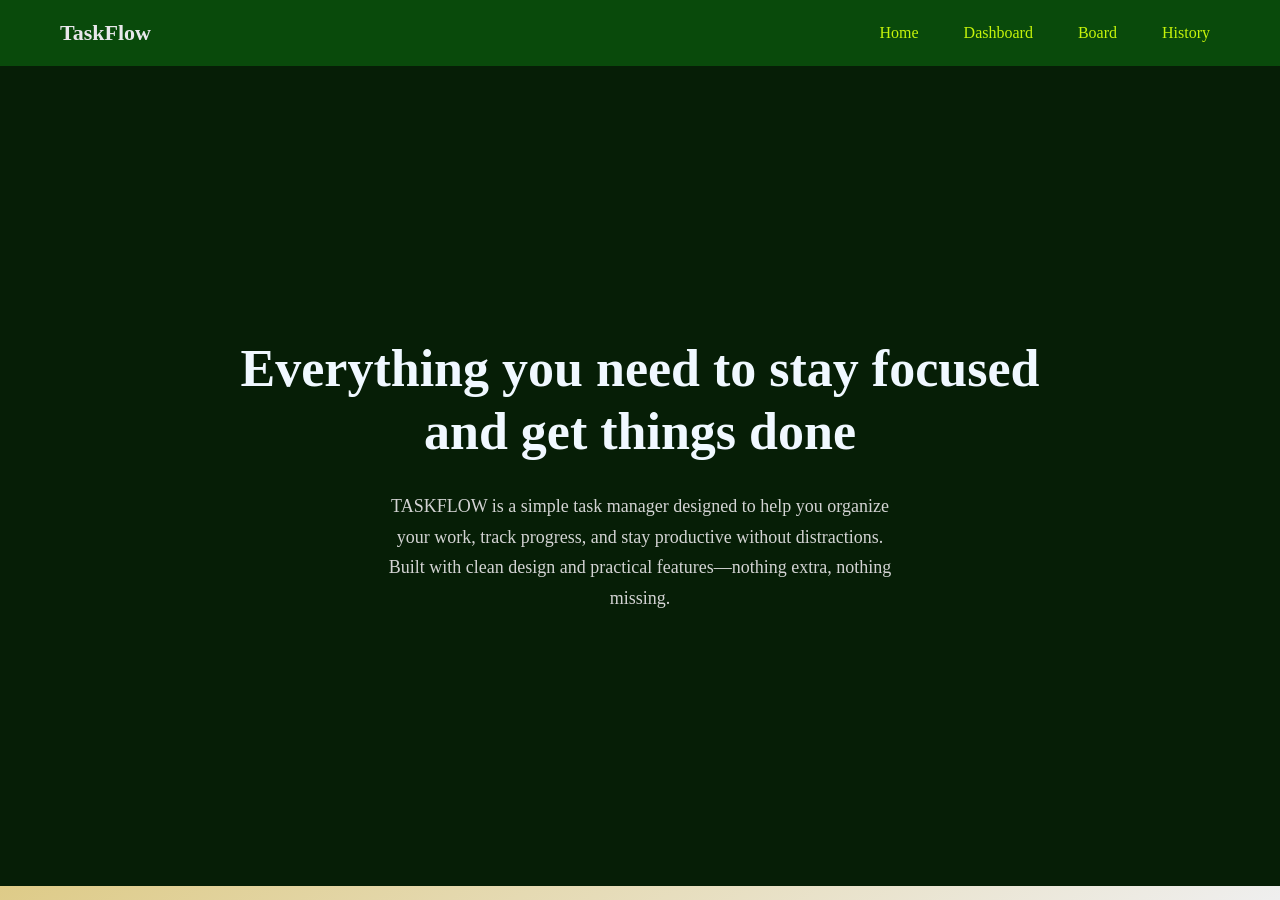
<file: about.html>
<!DOCTYPE html>
<html lang="en">
<head>
  <meta charset="UTF-8" />
  <meta name="viewport" content="width=device-width, initial-scale=1.0" />
  <title>About – TASKFLOW</title>
  <link rel="stylesheet" href="about.css" />
</head>
<body>

  
  <!-- NAVBAR -->
    <nav>
      <div class="logo">TaskFlow</div>
      <ul>
        <li><a href="index.html">Home</a></li>
        <li><a href="Dashboard.html">Dashboard</a></li>
        <li><a href="board.html">Board</a></li>
        <li><a href="history.html">History</a></li>

      </ul>
    </nav>

  <!-- ABOUT SECTION -->
  <section class="about-hero">
    <h1>
      Everything you need to stay focused<br />
      and get things done
    </h1>


    <p>
      TASKFLOW is a simple task manager designed to help you organize your work,
      track progress, and stay productive without distractions.
      Built with clean design and practical features—nothing extra, nothing missing.
    </p>
  </section>
<div class="accent-line"></div>

</body>
</html>
</file>
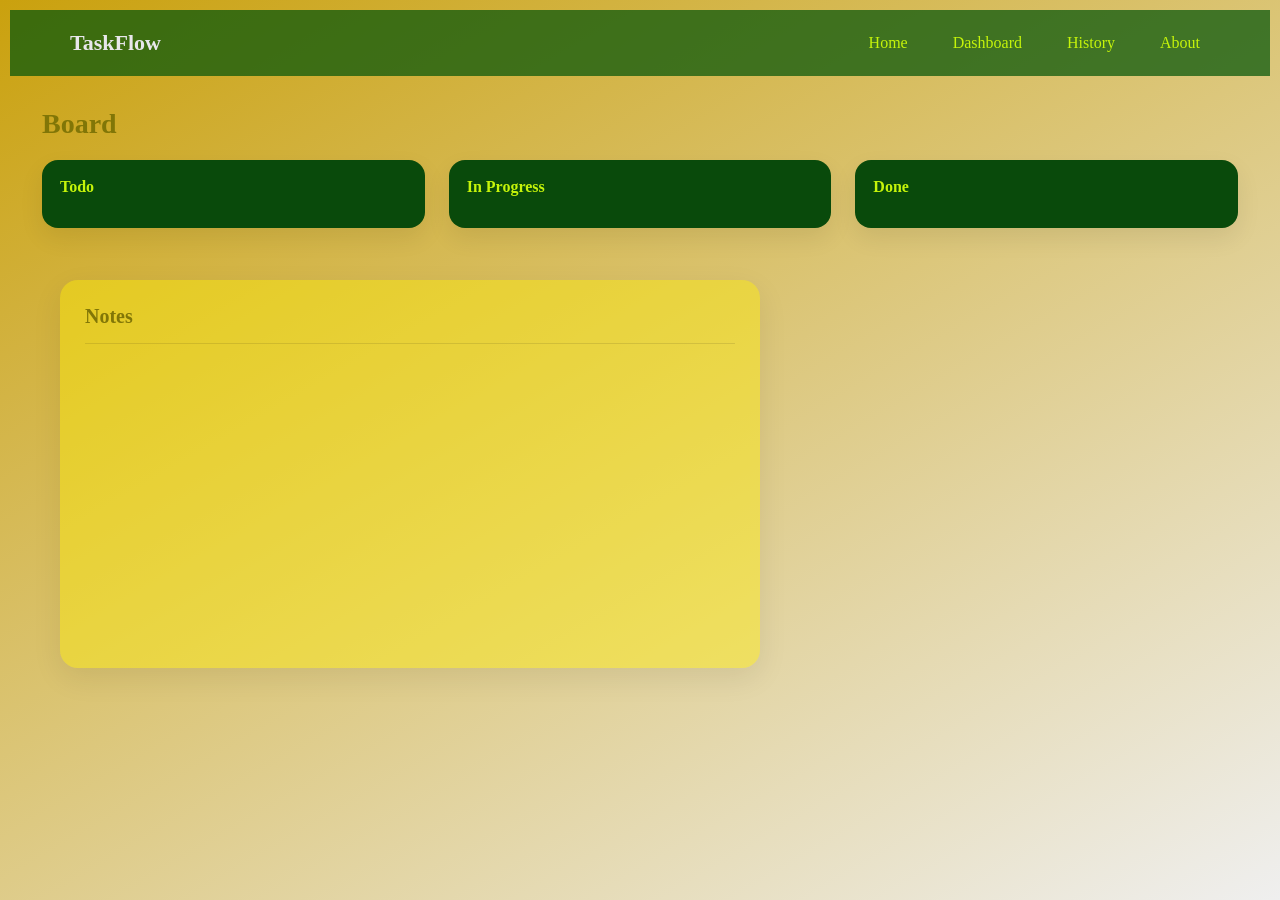
<file: board.html>
<!DOCTYPE html>
<html lang="en">
<head>
  <meta charset="UTF-8" />
  <meta name="viewport" content="width=device-width, initial-scale=1.0"/>
  <title>TASKFLOW – Board</title>
  <link rel="stylesheet" href="board.css" />
</head>

<body>

  <div class="page-content">

    <!-- NAVBAR -->
    <nav>
      <div class="logo">TaskFlow</div>
      <ul>
        <li><a href="index.html">Home</a></li>
        <li><a href="Dashboard.html">Dashboard</a></li>
        <li><a href="history.html">History</a></li>
        <li><a href="about.html">About</a></li>
      </ul>
    </nav>

    <!-- MAIN -->
    <main class="main">
      <h1>Board</h1>

      <div class="columns">
        <div class="column">
          <h3>Todo</h3>
          <ul id="todoCol"></ul>
        </div>

        <div class="column">
          <h3>In Progress</h3>
          <ul id="progressCol"></ul>
        </div>

        <div class="column">
          <h3>Done</h3>
          <ul id="doneCol"></ul>
        </div>
      </div>
    </main>

    <!-- ✅ NOTES NOW INSIDE page-content -->
    <div class="card notes-card">
      <h2>Notes</h2>
      <div class="notes-scroll">
        <ul id="notesList"></ul>
      </div>
    </div>

  </div>

  <script src="board.js"></script>
</body>
</html>
</file>
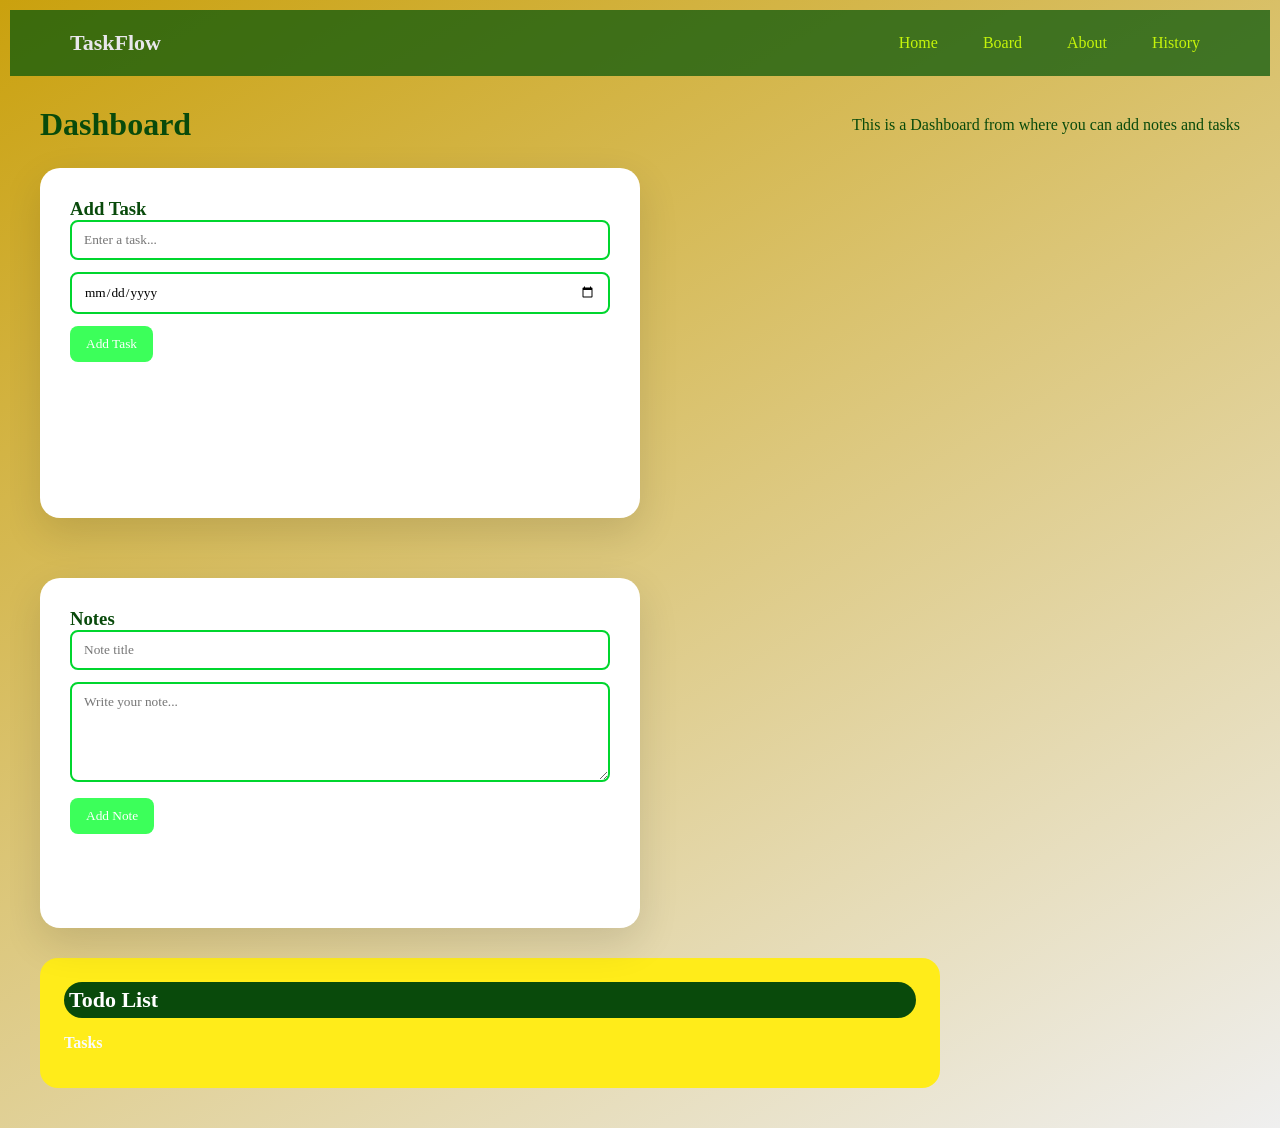
<file: Dashboard.html>
<!DOCTYPE html>
<html lang="en">
<head>
  <meta charset="UTF-8" />
  <meta name="viewport" content="width=device-width, initial-scale=1.0" />
  <title>TASKFLOW</title>
  <link rel="stylesheet" href="Dashboard.css" />
</head>

<body>

  <div class="page-content">

    <!-- NAVBAR -->
    <nav>
      <div class="logo">TaskFlow</div>
      <ul>
        <li><a href="index.html">Home</a></li>
        <li><a href="board.html">Board</a></li>
        <li><a href="about.html">About</a></li>
        <li><a href="history.html">History</a></li>

      </ul>
    </nav>


    <!-- MAIN DASHBOARD -->
    <main class="main">

      <!-- TOP BAR -->
      <div class="top-bar">
        <h1>Dashboard</h1>
        <p>This is a Dashboard from where you can add notes and tasks</p>
      </div>
    <div class="cards-row">
      <!-- TASK INPUT CARD -->
      <div class="card">
        <h3>Add Task</h3>

        <input
          id="taskInput"
          type="text"
          placeholder="Enter a task..."
          onkeydown="handleEnter(event)"
        />

        <input type="date" id="dateInput" />

        <div class="task-actions">
          <button onclick="addTask()">Add Task</button>
        </div>
      </div>

      <!-- NOTES CARD -->
      <div class="card notes-card">
        <h3>Notes</h3>

        <input id="noteTitle" type="text" placeholder="Note title" />
        <textarea id="noteText" placeholder="Write your note..."></textarea>
        <button onclick="addNote()">Add Note</button>

        
      </div>
    </div>
      <!-- TODO LIST -->
<div class="card status-card">
  <h3>Todo List</h3>

  <div class="column">
    <h4>Tasks</h4>

    <ul id="todoList">
      <li class="task-item">
        <input type="checkbox" />
        
        <div class="task-content">
          <span class="task-text">Complete computer network practical</span>
          <span class="task-date">2026-02-12</span>
        </div>

        <button class="delete-btn">🗑</button>
      </li>

      
      <li class="task-item">
        <input type="checkbox" />
        
        <div class="task-content">
          <span class="task-text">Do dishes</span>
          <span class="task-date">2026-04-12</span>
        </div>

        <button class="delete-btn">🗑</button>
      </li>
    </ul>
  </div>
</div>

<ul id="notesList"></ul>

    </main>
  </div>

  <script src="Dashboard.js"></script>
</body>
</html>
</file>
<file: about.css>
* {
      margin: 0;
      padding: 0;
      box-sizing: border-box;
      font-family: Georgia, 'Times New Roman', Times, serif;
    }

    /* MAKE FOOTER STICK TO BOTTOM */
    body {
      min-height: 100vh;
      display: flex;
      flex-direction: column;

      background: linear-gradient(150deg, #caa10e, #efefef);
      color: #e6dd83;
    }

    /* PAGE CONTENT */
    .page-content {
      flex: 1;
      padding: 10px;
    }
/* NAVBAR */
    nav {
      display: flex;
      justify-content: space-between;
      align-items: center;
      padding: 20px 60px;
      background:  #094a0b;
    }

    .logo {
      font-size: 22px;
      font-weight: bold;
      color: #e8e7eb;
    }

    nav ul {
      display: flex;
      gap: 25px;
      list-style: none;
    }

    nav ul li a {
      text-decoration: none;
      color: #c5f40a;
      font-weight: 500;
      font-size: 16px;
      padding: 6px 10px;
      border-radius: 6px;
      transition: all 0.25s ease;
    }

    nav ul li a:hover {
      background: rgba(255,255,255,0.1);
    }

/* HERO SECTION */
.about-hero {
  min-height: calc(100vh - 80px); /* full screen minus navbar */
  display: flex;
  flex-direction: column;
  justify-content: center;
  align-items: center;
  background-color: #061e06;
  text-align: center;
  padding: 40px;
}


.about-hero h1 {
  font-size: 52px;
  font-weight: 700;
  line-height: 1.2;
  margin-bottom: 28px;
  max-width: 900px;
  color: aliceblue;
}

.about-hero p {
  max-width: 520px;
  font-size: 18px;
  line-height: 1.7;
  color: #d3d3d3;
}
</file>
<file: board.css>
* {
  margin: 0;
  padding: 0;
  box-sizing: border-box;
  font-family: Georgia, 'Times New Roman', Times, serif;
}

/* BODY LAYOUT */
body {
  min-height: 100vh;
  display: flex;
  flex-direction: column;
  background: linear-gradient(150deg, #caa10e, #efefef);
  color: #817607;
}

/* PAGE CONTENT */
.page-content {
  flex: 1;
  display: flex;
  flex-direction: column;
  padding: 10px;
}

/* NAVBAR */
nav {
  display: flex;
  justify-content: space-between;
  align-items: center;
  padding: 20px 60px;
  background:  #09580bbb;
  position: sticky;   /* ADD THIS */
  top: 0;             /* ADD THIS */
  z-index: 1000;
}

.logo {
  font-size: 22px;
  font-weight: bold;
  color: #e8e7eb;
}

nav ul {
  display: flex;
  gap: 25px;
  list-style: none;
}

nav ul li a {
  text-decoration: none;
  color: #c5f40a;
  font-weight: 500;
  font-size: 16px;
  padding: 6px 10px;
  border-radius: 6px;
  transition: all 0.25s ease;
}

nav ul li a:hover {
  background: rgba(255,255,255,0.1);
}

/* MAIN CONTENT */
.main {
  padding: 32px;
}

/* BOARD TITLE */
.main h1 {
  font-size: 28px;
  margin-bottom: 20px;
}

/* KANBAN COLUMNS */
.columns {
  display: flex;
  gap: 24px;
  margin-top: 20px;
}

.column {
  flex: 1;
  background: #094a0b;
  border-radius: 16px;
  padding: 18px;
  display: flex;
  flex-direction: column;
  max-height: 400px;
  box-shadow: 0 10px 25px rgba(0, 0, 0, 0.08);
  transition: transform 0.25s ease, box-shadow 0.25s ease;
}

.column:hover {
  transform: translateY(-4px);
  box-shadow: 0 18px 40px rgba(0, 0, 0, 0.12);
}

.column h3 {
  margin-bottom: 14px;
  font-size: 16px;
  font-weight: 600;
  color: #c5f40a;
}

/* TASK LIST */
.column ul {
  list-style: none;
  padding: 0;
  margin: 0;
  flex: 1;              /* fills remaining space */
  overflow-y: auto;     /* scroll only tasks */
  overflow-x: hidden;
}

/* TASK CARD */
.column li {
  background: #f5f5f5;
  padding: 12px 14px;
  border-radius: 10px;
  margin-bottom: 12px;
  font-size: 14px;
  box-shadow: 0 4px 10px rgba(0, 0, 0, 0.06);
  cursor: grab;
  transition: 0.2s ease, transform 0.2s ease;
}

.column li:hover {
  background: #dcc91f;
  transform: scale(1.02);
}

.column li:active {
  cursor: grabbing;
}

/* NOTES CARD */
.notes-card {
  max-width: 700px;
  margin: 20px;
  margin-left:50px;
  padding: 25px;
  border-radius: 18px;
  background: #ffee0068;
  box-shadow: 0 10px 30px rgba(0, 0, 0, 0.08);
}

/* NOTES TITLE */
.notes-card h2 {
  margin-bottom: 15px;
  font-size: 20px;
}

/* SCROLL AREA */
.notes-scroll {
  height: 300px;        /* fixed height for scroll */
  overflow-y: auto;
  padding-right: 8px;
  border-top: 1px solid rgba(0,0,0,0.1);
  padding-top: 12px;
}

/* NOTES LIST */
.notes-scroll ul {
  list-style: none;
}

/* NOTE ITEM */
.notes-scroll li {
  background: #ffffff;
  padding: 14px;
  border-radius: 12px;
  margin-bottom: 12px;
  box-shadow: 0 4px 10px rgba(0,0,0,0.06);

  display: flex;
  justify-content: space-between;
  align-items: flex-start;
  gap: 10px;
}


.note-content {
  display: flex;
  flex-direction: column;
  gap: 6px;
  flex: 1;
}

/* SCROLLBAR STYLE */
.notes-scroll::-webkit-scrollbar {
  width: 6px;
}

.notes-scroll::-webkit-scrollbar-thumb {
  background: #094a0b;
  border-radius: 10px;
}


/* KANBAN SCROLLBAR */
.column ul::-webkit-scrollbar {
  width: 8px;   /* thickness */
}

.column ul::-webkit-scrollbar-track {
  background: rgba(255, 255, 255, 0.1);
  border-radius: 10px;
}

.column ul::-webkit-scrollbar-thumb {
  background: #c5f40a;  /* your neon green */
  border-radius: 10px;
  transition: 0.3s;
}

.column ul::-webkit-scrollbar-thumb:hover {
  background: #ffffff;
}

.delete-btn {
  background: #e5d635;
  color: #ffffff;
  border: none;
  padding: 6px 10px;
  border-radius: 6px;
  cursor: pointer;
  font-size: 12px;
  height: fit-content;
}

.delete-btn:hover {
  background: #9de411;
  transform: scale(1.02);
}
</file>
<file: Dashboard.css>
* {
      margin: 0;
      padding: 0;
      box-sizing: border-box;
      font-family: Georgia, 'Times New Roman', Times, serif;
    }

    /* MAKE FOOTER STICK TO BOTTOM */
    body {
      min-height: 100vh;
      display: flex;
      flex-direction: column;

      background: linear-gradient(150deg, #caa10e, #efefef);
      color: #094a0b;
    }

    /* PAGE CONTENT */
    .page-content {
      flex: 1;
      padding:10px;
    }

    /* NAVBAR */
    nav {
      display: flex;
      justify-content: space-between;
      align-items: center;
      padding: 20px 60px;
      background:  #09580bbb;
      position: sticky;   /* ADD THIS */
      top: 0;             /* ADD THIS */
      z-index: 1000;
    }

    .logo {
      font-size: 22px;
      font-weight: bold;
      color: #e8e7eb;
    }

    nav ul {
      display: flex;
      gap: 25px;
      list-style: none;
    }

    nav ul li a {
      text-decoration: none;
      color: #c5f40a;
      font-weight: 500;
      font-size: 16px;
      padding: 6px 10px;
      border-radius: 6px;
      transition: all 0.25s ease;
    }

    nav ul li a:hover {
      background: rgba(255,255,255,0.1);
    }


.main {
  flex: 1;
  padding: 30px;
  overflow-y: auto;
}


.top-bar {
  display: flex;
  justify-content: space-between;
  align-items: center;
  margin-bottom: 25px;
}


input,
textarea {
  width: 100%;
  padding: 10px 12px;
  margin-bottom: 12px;
  border-radius: 8px;
  border: 2px solid #00d62e;
  font-family:Georgia, 'Times New Roman', Times, serif;
  background-color: #ffffff;
}

button {
  padding: 10px 16px;
  background: #3cff5a;
  color: white;
  border: none;
  border-radius: 8px;
  cursor: pointer;
  margin-bottom: 12px;
}
button:hover{
  background: #000000;
  transform: scale(1.02);
}

.task-actions {
  display: flex;
  gap: 10px;
}

.clear-btn {
  background: #e5e7eb;
  color: #0af82e;
}


.notes-card textarea {
  min-height: 100px;
  font-family: Georgia, 'Times New Roman', Times, serif;
}

.note-item {
  background: #ffff76;
  border: 1px solid #DFE1E6;
  border-radius: 12px;
  padding: 14px;
  margin-bottom: 12px;
}

.mode-btn {
  background: pink;
  border: 2px;
  font-size: 20px;
  cursor: pointer;
}


/* STATUS CARD */
.status-card {
  background: rgb(255, 236, 26);
  border-radius: 18px;
  padding: 24px;
  width: 900px;
}

.status-card:hover {
  transform: translateY(-4px);
  box-shadow: 0 18px 40px rgba(0, 0, 0, 0.12);
  border: #00d62e;
}


/* MAKE ADD TASK + NOTES LOOK LIKE CARDS */
.card:not(.status-card) {
  background: #ffffff;
  border-radius: 20px;
  padding: 30px;
  box-shadow: 0 15px 40px rgba(0, 0, 0, 0.12);
  margin-bottom: 30px;
  width:600px;
  height:350px;
}


/* TITLES */
.status-card h3 {
  margin-bottom: 16px;
  border-radius: 18px;
  font-size: 22px;
  color: #fff;
  background-color: #094a0b;
  padding: 5px;
}

.column h4 {
  margin-bottom: 12px;
  color: #f8fafc;
}

/* TASK LIST */
#todoList {
  list-style: none;
  padding: 0;
  margin: 0;
}

/* TASK ROW */
.task-item {
  display: flex;
  align-items: center;
  gap: 14px;

  background:  #f8d536;
  border-radius: 14px;
  padding: 14px 16px;
  margin-bottom: 14px;

  color: #000000;
}



/* REMOVE WEIRD CHECKBOX SPACING */
.task-item input[type="checkbox"] {
  margin: 0;
  width: 16px;
  height: 16px;
  cursor: pointer;
}

/* TASK TEXT + DATE */
.task-content {
  flex: 1;
  display: flex;
  justify-content: space-between;
  align-items: center;
}

.task-text {
  font-size: 15px;
}

.task-date {
  font-size: 13px;
  color: #3eec4a;
}

/* DELETE BUTTON */
.delete-btn {
  background: #ff7a7a;
  border: none;
  padding: 8px 10px;
  border-radius: 10px;
  cursor: pointer;
}

.delete-btn:hover {
  background: #ff4d4d;
}

/* DONE STATE */
.task-item.done {
  background: linear-gradient(120deg, #ffffff, #1eaf07);
  color: #0f770b;
}

.task-item.done .task-text {
  text-decoration: line-through;
}

/* UL */
#todoList {
  list-style: none;
  padding: 0;
  margin: 0;
}
#todoList {
  list-style: none;
  padding: 0;
  margin: 0;

  max-height: 400px;   /* 👈 adjust this */
  max-width: 900px;
  overflow-y: auto;
  overflow-x: hidden;
  padding-right: 6px;  /* space for scrollbar */
}
#todoList::-webkit-scrollbar {
  width: 8px;
}

#todoList::-webkit-scrollbar-track {
  background: rgba(0,0,0,0.1);
  border-radius: 10px;
}

#todoList::-webkit-scrollbar-thumb {
  background: #094a0b;
  border-radius: 10px;
}

#todoList::-webkit-scrollbar-thumb:hover {
  background: #032f07;
}
/* LI */
.task-item {
  display: flex;
  align-items: center;
  gap: 12px;

  background: linear-gradient(120deg, #ebff35, #1eaf07);
  padding: 14px 18px;
  border-radius: 14px;
  margin-bottom: 12px;
}


/* Checkbox */
.task-check {
  margin: 0;
  color: #066214;
}

/* Text + date wrapper */
.task-content {
  display: flex;
  justify-content: space-between;
  align-items: center;
  flex: 1;
}

/* Task text */
.task-text {
  color: #000000;
  font-size: 16px;
}

/* Date */
.task-date {
  color: #04390f;
  font-size: 13px;
  white-space: nowrap;
}

/* Delete button */
.delete-btn {
  background: #215e00;
  border: none;
  border-radius: 10px;
  padding: 8px 10px;
  cursor: pointer;
}   
.task-content {
  display: flex;
  justify-content: space-between;  /* pushes text left, date right */
  align-items: center;
  flex: 1;
  gap: 20px;
}

.task-text {
  font-size: 16px;
  color: #000;
}

.task-date {
  font-size: 13px;
  color: #04390f;
  white-space: nowrap;
}
.cards-row {
  display: flex;
  gap: 30px;
  align-items: flex-start;
  flex-wrap: wrap; /* keeps it responsive */
}
</file>
